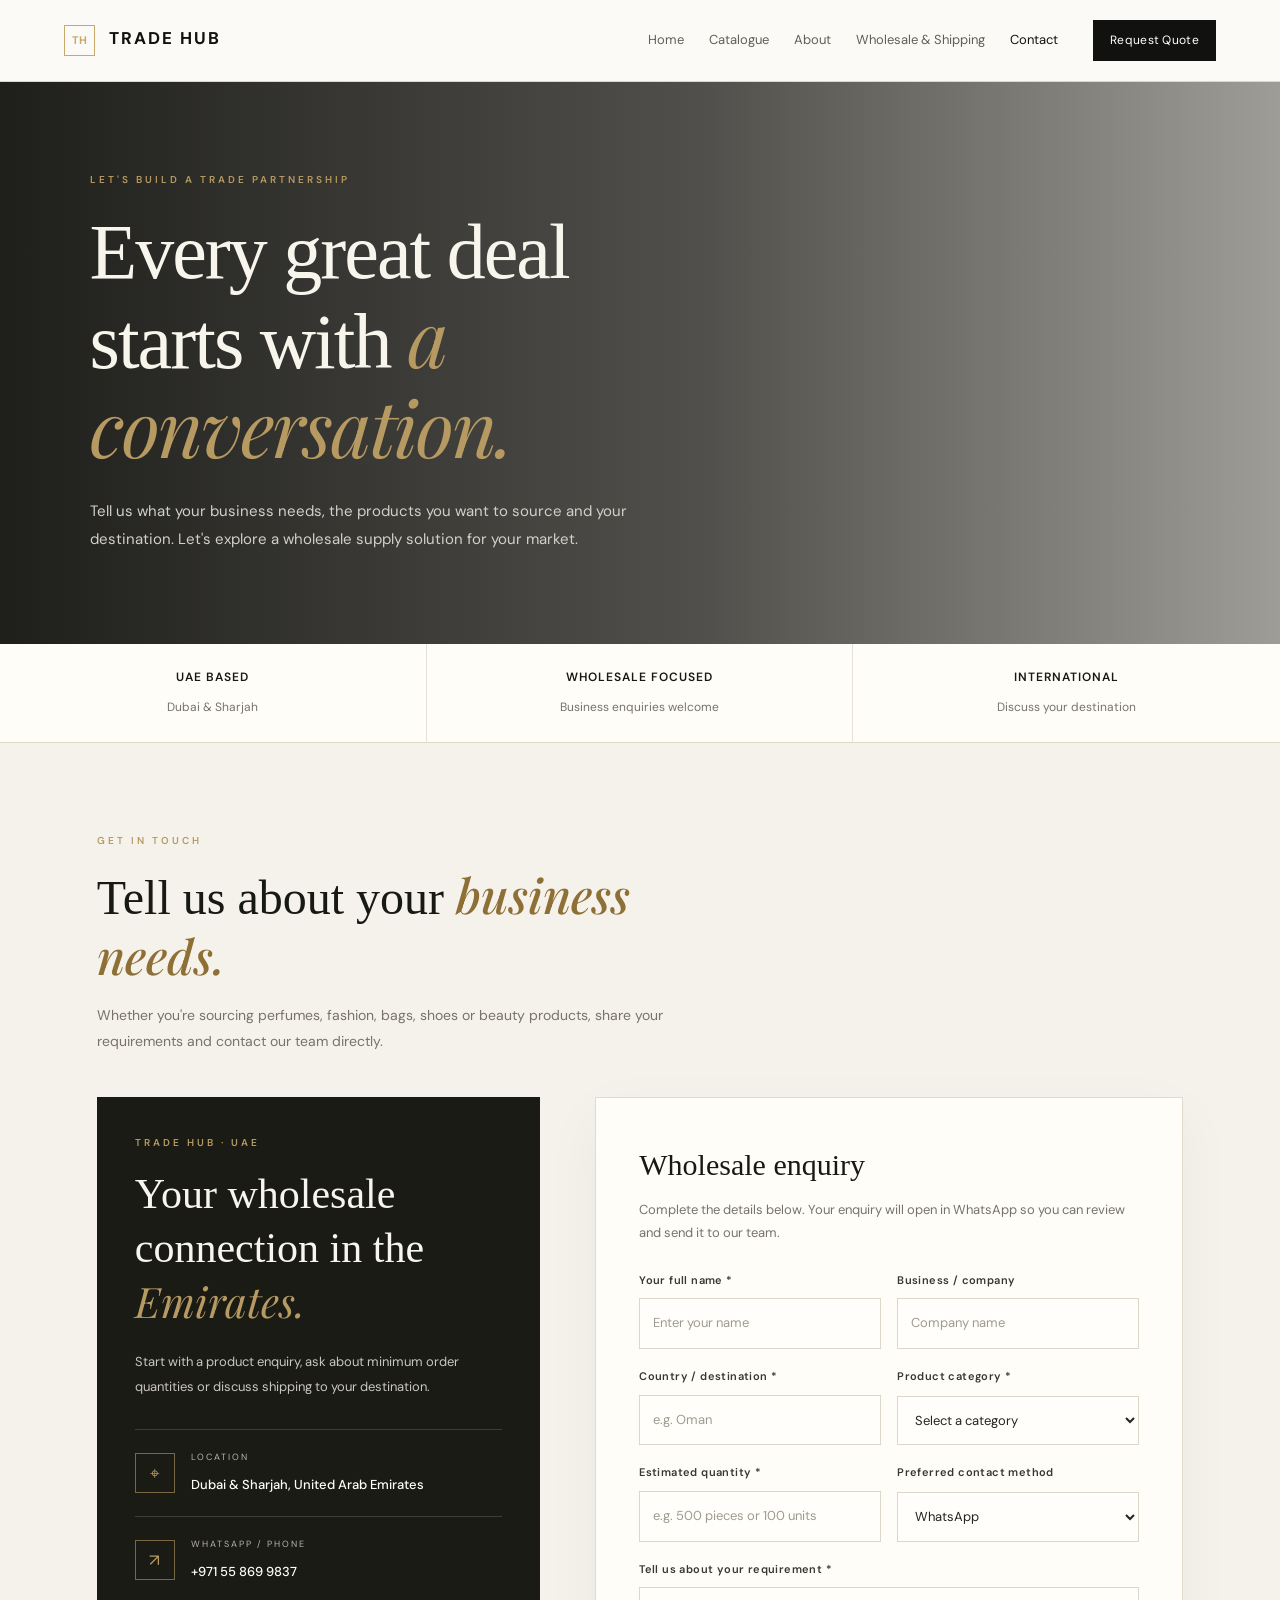
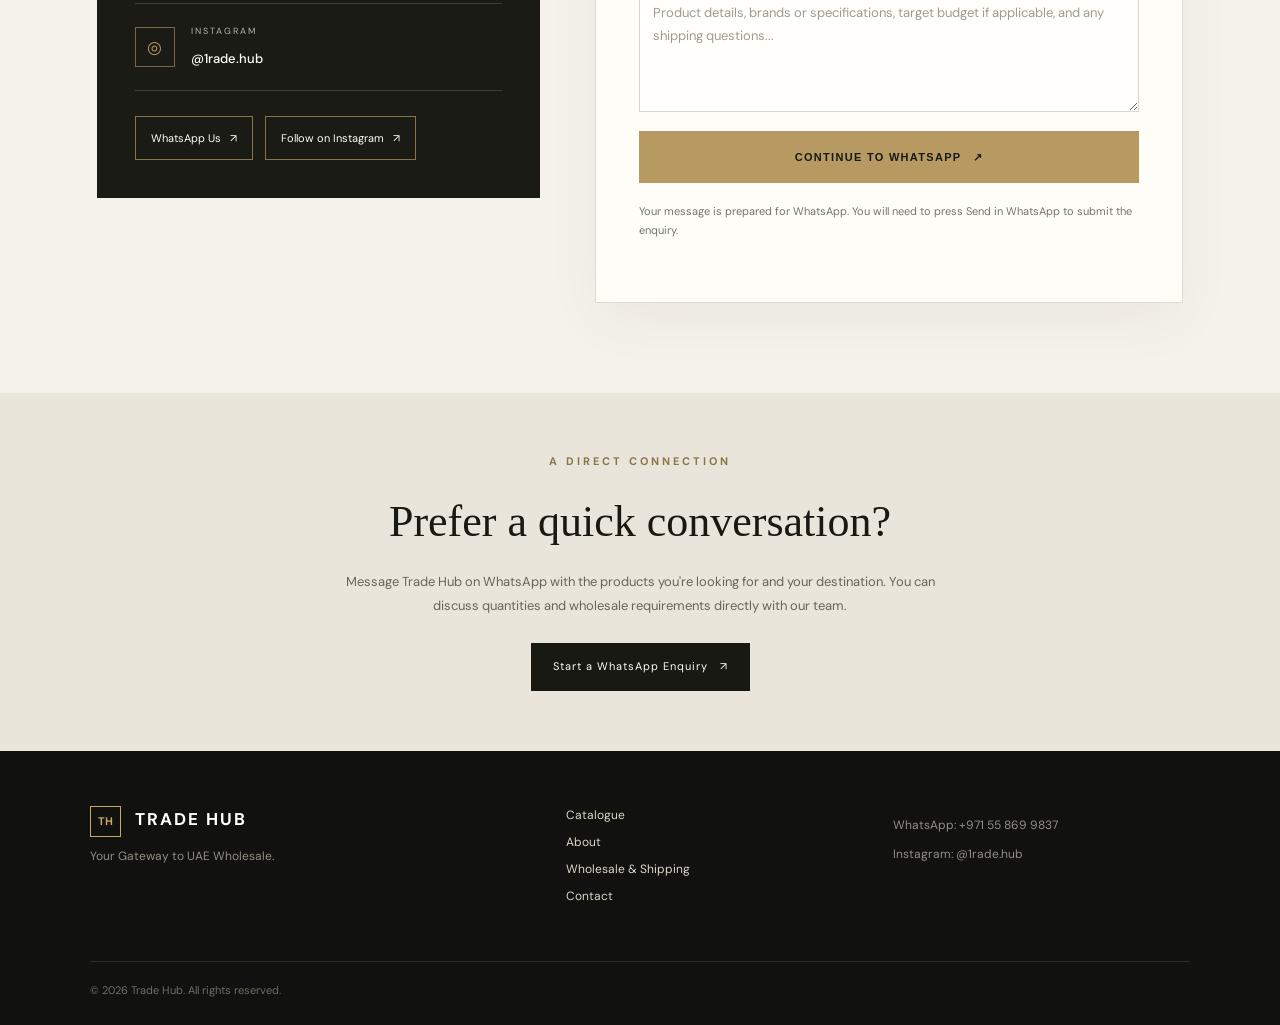
<file: contact.html>
<!DOCTYPE html>
<html lang="en">
<head>
  <meta charset="UTF-8">
  <meta name="viewport" content="width=device-width, initial-scale=1.0">
  <meta name="theme-color" content="#151511">
  <meta name="description" content="Contact Trade Hub for wholesale perfumes, fashion, bags, shoes, skincare and beauty products sourced from the UAE for international businesses.">
  <title>Contact Us | Trade Hub Wholesale UAE</title>
  <link rel="icon" href="favicon.svg">
  <link rel="stylesheet" href="style.css">

  <style>
    .contact-page {
      --contact-ink: #191914;
      --contact-muted: #77736b;
      --contact-gold: #b69a62;
      --contact-cream: #f5f2eb;
      background: var(--contact-cream);
      color: var(--contact-ink);
      overflow: hidden;
    }

    .contact-page * {
      box-sizing: border-box;
    }

    .contact-page a {
      overflow-wrap: anywhere;
    }

    .contact-hero {
      position: relative;
      min-height: 470px;
      display: flex;
      align-items: center;
      padding: 90px max(7%, calc((100% - 1200px) / 2));
      color: #f8f5ed;
      background:
        linear-gradient(90deg, rgba(17,17,14,.94), rgba(17,17,14,.72) 55%, rgba(17,17,14,.38)),
        url("https://images.unsplash.com/photo-1497366754035-f200968a6e72?auto=format&fit=crop&w=2000&q=85")
        center/cover no-repeat;
    }

    .contact-hero-content {
      position: relative;
      z-index: 1;
      width: 100%;
      max-width: 790px;
    }

    .contact-hero .eyebrow,
    .contact-section .eyebrow {
      color: var(--contact-gold);
      font-size: 10px;
      letter-spacing: 3px;
      font-weight: 600;
    }

    .contact-hero h1 {
      margin: 22px 0;
      font-family: Georgia, "Times New Roman", serif;
      font-size: clamp(42px, 6.4vw, 78px);
      font-weight: 400;
      letter-spacing: -2px;
      line-height: 1.08;
    }

    .contact-hero h1 em,
    .contact-intro h2 em {
      color: var(--contact-gold);
      font-weight: 400;
    }

    .contact-hero > div > p:last-child {
      max-width: 540px;
      color: #d3d0c8;
      font-size: 15px;
      line-height: 1.9;
    }

    .contact-trust-strip {
      display: grid;
      grid-template-columns: repeat(3, minmax(0, 1fr));
      border-bottom: 1px solid #ded8cb;
      background: #fffdf8;
    }

    .contact-trust-item {
      padding: 24px 15px;
      text-align: center;
      border-right: 1px solid #e7e0d4;
    }

    .contact-trust-item:last-child {
      border-right: 0;
    }

    .contact-trust-item strong {
      display: block;
      margin-bottom: 6px;
      font-size: 12px;
      letter-spacing: 1px;
      font-weight: 600;
    }

    .contact-trust-item span {
      color: var(--contact-muted);
      font-size: 12px;
      line-height: 1.7;
    }

    .contact-section {
      max-width: 1240px;
      margin: 0 auto;
      padding: 90px 6%;
    }

    .contact-section-heading {
      max-width: 650px;
      margin-bottom: 42px;
    }

    .contact-section-heading h2 {
      margin: 14px 0;
      font-family: Georgia, "Times New Roman", serif;
      font-size: clamp(32px, 4vw, 48px);
      font-weight: 400;
      line-height: 1.2;
    }

    .contact-section-heading > p:last-child {
      color: var(--contact-muted);
      font-size: 14px;
      line-height: 1.9;
    }

    .contact-main-grid {
      display: grid;
      grid-template-columns: minmax(0, .86fr) minmax(0, 1.14fr);
      gap: 55px;
      align-items: start;
    }

    .contact-intro {
      position: relative;
      padding: 38px;
      background: #1b1b16;
      color: #f8f5ed;
    }

    .contact-intro h2 {
      margin: 15px 0 18px;
      font-family: Georgia, "Times New Roman", serif;
      font-size: clamp(29px, 3.3vw, 42px);
      font-weight: 400;
      line-height: 1.28;
    }

    .contact-intro > p:not(.eyebrow) {
      color: #c9c6bd;
      font-size: 13px;
      line-height: 1.9;
    }

    .contact-details {
      display: grid;
      gap: 0;
      margin-top: 30px;
      border-top: 1px solid rgba(255,255,255,.15);
    }

    .contact-detail {
      display: grid;
      grid-template-columns: 42px minmax(0, 1fr);
      gap: 14px;
      align-items: center;
      padding: 20px 0;
      border-bottom: 1px solid rgba(255,255,255,.15);
    }

    .contact-detail-icon {
      display: grid;
      width: 40px;
      height: 40px;
      place-items: center;
      border: 1px solid rgba(182,154,98,.6);
      color: var(--contact-gold);
      font-size: 17px;
    }

    .contact-detail small {
      display: block;
      margin-bottom: 6px;
      color: #b8b3a7;
      font-size: 9px;
      letter-spacing: 2px;
      text-transform: uppercase;
    }

    .contact-detail strong,
    .contact-detail a {
      color: #fffdf8;
      font-size: 13px;
      font-weight: 500;
      line-height: 1.7;
      text-decoration: none;
    }

    .contact-detail a:hover {
      color: var(--contact-gold);
    }

    .contact-social-links {
      display: flex;
      flex-wrap: wrap;
      gap: 12px;
      margin-top: 25px;
    }

    .contact-social-links a {
      display: inline-flex;
      align-items: center;
      justify-content: center;
      gap: 9px;
      min-height: 44px;
      padding: 11px 15px;
      border: 1px solid rgba(182,154,98,.7);
      color: #fffdf8;
      font-size: 11px;
      text-decoration: none;
      transition: background .25s ease, color .25s ease;
    }

    .contact-social-links a:hover {
      background: var(--contact-gold);
      color: #171712;
    }

    .contact-form-panel {
      padding: clamp(24px, 4vw, 43px);
      border: 1px solid #e1dbcf;
      background: #fffdf8;
      box-shadow: 0 18px 55px rgba(36,31,20,.045);
    }

    .contact-form-panel h3 {
      margin: 0 0 9px;
      font-family: Georgia, "Times New Roman", serif;
      font-size: 30px;
      font-weight: 400;
    }

    .contact-form-panel > p {
      margin: 0 0 27px;
      color: var(--contact-muted);
      font-size: 13px;
      line-height: 1.8;
    }

    .contact-form {
      display: grid;
      gap: 19px;
    }

    .contact-form .form-row {
      display: grid;
      grid-template-columns: repeat(2, minmax(0, 1fr));
      gap: 16px;
    }

    .contact-form label {
      display: grid;
      gap: 9px;
      color: #39372f;
      font-size: 11px;
      font-weight: 600;
      letter-spacing: .4px;
    }

    .contact-form input,
    .contact-form select,
    .contact-form textarea {
      width: 100%;
      min-width: 0;
      padding: 14px 13px;
      border: 1px solid #ddd7ca;
      border-radius: 0;
      outline: none;
      background: #fffefa;
      color: #25241f;
      font: inherit;
      font-size: 13px;
      font-weight: 400;
      letter-spacing: 0;
      transition: border-color .2s ease, box-shadow .2s ease;
    }

    .contact-form input:focus,
    .contact-form select:focus,
    .contact-form textarea:focus {
      border-color: var(--contact-gold);
      box-shadow: 0 0 0 3px rgba(182,154,98,.12);
    }

    .contact-form textarea {
      min-height: 125px;
      resize: vertical;
      line-height: 1.7;
    }

    .contact-form input::placeholder,
    .contact-form textarea::placeholder {
      color: #a09b90;
    }

    .contact-submit {
      display: flex;
      width: 100%;
      min-height: 52px;
      align-items: center;
      justify-content: center;
      gap: 12px;
      padding: 14px 20px;
      border: 1px solid #b69a62;
      background: #b69a62;
      color: #191914;
      font-size: 11px;
      font-weight: 700;
      letter-spacing: 1.3px;
      text-transform: uppercase;
      cursor: pointer;
      transition: background .25s ease, color .25s ease;
    }

    .contact-submit:hover {
      background: #191914;
      color: #fffdf8;
    }

    .contact-form-note {
      margin: 0;
      color: #77736b;
      font-size: 11px;
      line-height: 1.7;
    }

    .contact-next-step {
      padding: 60px 6%;
      background: #eae5da;
      text-align: center;
    }

    .contact-next-step h2 {
      margin: 12px 0;
      font-family: Georgia, "Times New Roman", serif;
      font-size: clamp(30px, 4vw, 44px);
      font-weight: 400;
    }

    .contact-next-step > p:not(.eyebrow) {
      max-width: 620px;
      margin: 0 auto 24px;
      color: #68645c;
      font-size: 13px;
      line-height: 1.9;
    }

    .contact-next-step a {
      display: inline-flex;
      align-items: center;
      gap: 12px;
      padding: 15px 22px;
      background: #191914;
      color: #fffdf8;
      font-size: 11px;
      letter-spacing: 1px;
      text-decoration: none;
      transition: background .25s ease;
    }

    .contact-next-step a:hover {
      background: #927746;
    }

    .contact-reveal {
      opacity: 0;
      transform: translateY(25px);
      transition: opacity .7s ease, transform .7s cubic-bezier(.2,.7,.2,1);
    }

    .contact-reveal.contact-visible {
      opacity: 1;
      transform: translateY(0);
    }

    .contact-from-left {
      transform: translateX(-28px);
    }

    .contact-from-right {
      transform: translateX(28px);
    }

    .contact-reveal.contact-from-left.contact-visible,
    .contact-reveal.contact-from-right.contact-visible {
      transform: translateX(0);
    }

    @media (max-width: 850px) {
      .contact-hero {
        min-height: 390px;
        padding: 75px 7%;
      }

      .contact-section {
        padding: 65px 5%;
      }

      .contact-main-grid {
        grid-template-columns: 1fr;
        gap: 25px;
      }

      .contact-intro {
        padding: 30px;
      }
    }

    @media (max-width: 520px) {
      .contact-hero {
        min-height: 360px;
        padding: 60px 22px;
      }

      .contact-hero h1 {
        letter-spacing: -1px;
      }

      .contact-trust-item {
        padding: 18px 8px;
      }

      .contact-trust-item strong {
        font-size: 10px;
      }

      .contact-trust-item span {
        font-size: 10px;
      }

      .contact-section {
        padding: 52px 18px;
      }

      .contact-intro {
        padding: 25px 21px;
      }

      .contact-form-panel {
        padding: 24px 18px;
      }

      .contact-form .form-row {
        grid-template-columns: 1fr;
      }

      .contact-social-links a {
        flex: 1 1 100%;
      }

      .contact-next-step {
        padding: 48px 20px;
      }
    }

    @media (prefers-reduced-motion: reduce) {
      .contact-page *,
      .contact-page *::before,
      .contact-page *::after {
        scroll-behavior: auto !important;
        transition-duration: .01ms !important;
      }

      .contact-reveal {
        opacity: 1;
        transform: none;
      }
    }
  </style>
</head>

<body>
<header class="header">
  <a class="logo" href="index.html"><span>TH</span> TRADE HUB</a>
  <nav>
    <a href="index.html">Home</a>
    <a href="catalogue.html">Catalogue</a>
    <a href="about.html">About</a>
    <a href="shipping.html">Wholesale &amp; Shipping</a>
    <a class="active" href="contact.html">Contact</a>
  </nav>
  <a class="nav-cta" href="#quoteForm">Request Quote</a>
</header>

<main class="contact-page">
  <section class="contact-hero">
    <div class="contact-hero-content">
      <p class="eyebrow">LET'S BUILD A TRADE PARTNERSHIP</p>
      <h1>Every great deal<br>starts with <em>a conversation.</em></h1>
      <p>
        Tell us what your business needs, the products you want to source
        and your destination. Let's explore a wholesale supply solution
        for your market.
      </p>
    </div>
  </section>

  <section class="contact-trust-strip" aria-label="Trade Hub information">
    <div class="contact-trust-item">
      <strong>UAE BASED</strong>
      <span>Dubai &amp; Sharjah</span>
    </div>
    <div class="contact-trust-item">
      <strong>WHOLESALE FOCUSED</strong>
      <span>Business enquiries welcome</span>
    </div>
    <div class="contact-trust-item">
      <strong>INTERNATIONAL</strong>
      <span>Discuss your destination</span>
    </div>
  </section>

  <section class="contact-section">
    <div class="contact-section-heading contact-reveal">
      <p class="eyebrow">GET IN TOUCH</p>
      <h2>Tell us about your <em>business needs.</em></h2>
      <p>
        Whether you're sourcing perfumes, fashion, bags, shoes or beauty
        products, share your requirements and contact our team directly.
      </p>
    </div>

    <div class="contact-main-grid">
      <div class="contact-intro contact-reveal contact-from-left">
        <p class="eyebrow">TRADE HUB · UAE</p>
        <h2>Your wholesale connection in the <em>Emirates.</em></h2>
        <p>
          Start with a product enquiry, ask about minimum order quantities
          or discuss shipping to your destination.
        </p>

        <div class="contact-details">
          <div class="contact-detail">
            <span class="contact-detail-icon" aria-hidden="true">⌖</span>
            <div>
              <small>Location</small>
              <strong>Dubai &amp; Sharjah, United Arab Emirates</strong>
            </div>
          </div>

          <div class="contact-detail">
            <span class="contact-detail-icon" aria-hidden="true">↗</span>
            <div>
              <small>WhatsApp / Phone</small>
              <strong>
                <a href="https://wa.me/971558699837" target="_blank" rel="noopener noreferrer">
                  +971 55 869 9837
                </a>
              </strong>
            </div>
          </div>

          <div class="contact-detail">
            <span class="contact-detail-icon" aria-hidden="true">◎</span>
            <div>
              <small>Instagram</small>
              <strong>
                <a href="https://instagram.com/1rade.hub" target="_blank" rel="noopener noreferrer">
                  @1rade.hub
                </a>
              </strong>
            </div>
          </div>
        </div>

        <div class="contact-social-links">
          <a href="https://wa.me/971558699837" target="_blank" rel="noopener noreferrer">
            WhatsApp Us <span aria-hidden="true">↗</span>
          </a>
          <a href="https://instagram.com/1rade.hub" target="_blank" rel="noopener noreferrer">
            Follow on Instagram <span aria-hidden="true">↗</span>
          </a>
        </div>
      </div>

      <div class="contact-form-panel contact-reveal contact-from-right">
        <h3>Wholesale enquiry</h3>
        <p>
          Complete the details below. Your enquiry will open in WhatsApp
          so you can review and send it to our team.
        </p>

        <form id="quoteForm" class="contact-form">
          <div class="form-row">
            <label>
              Your full name *
              <input required name="name" autocomplete="name" placeholder="Enter your name">
            </label>

            <label>
              Business / company
              <input name="company" autocomplete="organization" placeholder="Company name">
            </label>
          </div>

          <div class="form-row">
            <label>
              Country / destination *
              <input required name="country" autocomplete="country-name" placeholder="e.g. Oman">
            </label>

            <label>
              Product category *
              <select required name="category">
                <option value="">Select a category</option>
                <option value="Perfumes">Perfumes</option>
                <option value="Fashion / Trousers">Fashion / Trousers</option>
                <option value="Ladies Bags">Ladies Bags</option>
                <option value="Shoes / Sneakers">Shoes / Sneakers</option>
                <option value="Skincare">Skincare</option>
                <option value="Makeup">Makeup</option>
                <option value="Mixed / Multiple Categories">Mixed / Multiple Categories</option>
                <option value="Other">Other</option>
              </select>
            </label>
          </div>

          <div class="form-row">
            <label>
              Estimated quantity *
              <input required name="quantity" placeholder="e.g. 500 pieces or 100 units">
            </label>

            <label>
              Preferred contact method
              <select name="preferredContact">
                <option value="WhatsApp">WhatsApp</option>
                <option value="Phone call">Phone call</option>
                <option value="Instagram">Instagram</option>
              </select>
            </label>
          </div>

          <label>
            Tell us about your requirement *
            <textarea required name="message" placeholder="Product details, brands or specifications, target budget if applicable, and any shipping questions..."></textarea>
          </label>

          <button class="contact-submit" type="submit">
            Continue to WhatsApp <span aria-hidden="true">↗</span>
          </button>

          <p class="contact-form-note">
            Your message is prepared for WhatsApp. You will need to press
            Send in WhatsApp to submit the enquiry.
          </p>

          <p id="formMessage" role="status" aria-live="polite"></p>
        </form>
      </div>
    </div>
  </section>

  <section class="contact-next-step contact-reveal">
    <p class="eyebrow">A DIRECT CONNECTION</p>
    <h2>Prefer a quick conversation?</h2>
    <p>
      Message Trade Hub on WhatsApp with the products you're looking for
      and your destination. You can discuss quantities and wholesale
      requirements directly with our team.
    </p>
    <a href="https://wa.me/971558699837?text=Hello%20Trade%20Hub%2C%20I%27m%20interested%20in%20your%20wholesale%20products."
       target="_blank" rel="noopener noreferrer">
      Start a WhatsApp Enquiry <span aria-hidden="true">↗</span>
    </a>
  </section>
</main>

<footer class="footer">
  <div>
    <a class="logo" href="index.html"><span>TH</span> TRADE HUB</a>
    <p>Your Gateway to UAE Wholesale.</p>
  </div>
  <div class="footer-links">
    <a href="catalogue.html">Catalogue</a>
    <a href="about.html">About</a>
    <a href="shipping.html">Wholesale &amp; Shipping</a>
    <a href="contact.html">Contact</a>
  </div>
  <div>
    <p>WhatsApp:
      <a href="https://wa.me/971558699837" target="_blank" rel="noopener noreferrer">
        +971 55 869 9837
      </a>
    </p>
    <p>Instagram:
      <a href="https://instagram.com/1rade.hub" target="_blank" rel="noopener noreferrer">
        @1rade.hub
      </a>
    </p>
  </div>
  <div class="copyright">© 2026 Trade Hub. All rights reserved.</div>
</footer>

<script src="site.js"></script>

<script>
  // Scroll reveal for this page only
  (function () {
    const elements = document.querySelectorAll(".contact-reveal");

    if (!("IntersectionObserver" in window) ||
        window.matchMedia("(prefers-reduced-motion: reduce)").matches) {
      elements.forEach(element => element.classList.add("contact-visible"));
      return;
    }

    const revealObserver = new IntersectionObserver((entries, observer) => {
      entries.forEach(entry => {
        if (entry.isIntersecting) {
          entry.target.classList.add("contact-visible");
          observer.unobserve(entry.target);
        }
      });
    }, { threshold: 0.12 });

    elements.forEach(element => revealObserver.observe(element));
  })();

  // Prepare the wholesale enquiry in WhatsApp
  (function () {
    const form = document.getElementById("quoteForm");
    const message = document.getElementById("formMessage");

    if (!form) return;

    form.addEventListener("submit", function (event) {
      event.preventDefault();

      if (!form.reportValidity()) return;

      const data = new FormData(form);
      const enquiry = [
        "Hello Trade Hub! I would like to make a wholesale enquiry.",
        "",
        "Name: " + (data.get("name") || ""),
        "Business / Company: " + (data.get("company") || "Not provided"),
        "Country / Destination: " + (data.get("country") || ""),
        "Product Category: " + (data.get("category") || ""),
        "Estimated Quantity: " + (data.get("quantity") || ""),
        "Preferred Contact: " + (data.get("preferredContact") || "WhatsApp"),
        "",
        "Requirement:",
        (data.get("message") || "")
      ].join("\n");

      const whatsappURL =
        "https://wa.me/971558699837?text=" + encodeURIComponent(enquiry);

      if (message) {
        message.textContent =
          "WhatsApp is opening with your enquiry. Please review the message and press Send.";
        message.style.color = "#68645c";
        message.style.marginTop = "4px";
        message.style.fontSize = "12px";
        message.style.lineHeight = "1.7";
      }

      window.open(whatsappURL, "_blank", "noopener,noreferrer");
    });
  })();
</script>
</body>
</html>
</file>
<file: style.css>
@import url('https://fonts.googleapis.com/css2?family=DM+Sans:wght@400;500;600;700&family=Playfair+Display:ital,wght@0,500;0,600;1,500;1,600&display=swap');
:root{--ink:#11110f;--cream:#f4f0e7;--paper:#fbfaf6;--gold:#c8a96b;--gold2:#e2c98e;--muted:#77736b;--line:#ddd7ca;--white:#fff}
*{box-sizing:border-box;margin:0;padding:0}html{scroll-behavior:smooth}body{font-family:'DM Sans',sans-serif;background:var(--paper);color:var(--ink);line-height:1.6}a{text-decoration:none;color:inherit}.header{height:82px;padding:0 5%;display:flex;align-items:center;gap:35px;border-bottom:1px solid var(--line);background:rgba(251,250,246,.96);position:sticky;top:0;z-index:20}.logo{font-weight:700;letter-spacing:2px;font-size:17px;white-space:nowrap}.logo span{display:inline-grid;place-items:center;border:1px solid var(--gold);color:var(--gold);width:31px;height:31px;margin-right:8px;font-size:11px;letter-spacing:0}.header nav{display:flex;gap:25px;margin-left:auto}.header nav a{font-size:13px;color:#625f58}.header nav a:hover,.header nav a.active{color:var(--ink)}.nav-cta{background:var(--ink);color:var(--white);padding:11px 17px;font-size:12px;letter-spacing:.3px}.hero{min-height:650px;display:grid;grid-template-columns:1.1fr .9fr;background:var(--cream)}.hero-content{padding:100px 7% 75px}.eyebrow{font-size:11px;letter-spacing:3px;font-weight:700;color:#8b7549;margin-bottom:17px}.hero h1,.page-hero h1{font-size:clamp(48px,6vw,82px);line-height:1.02;letter-spacing:-3px}.hero h1 em,.page-hero h1 em,h1 em,h2 em{font-family:'Playfair Display',serif;font-weight:500;color:#8e6f35}.hero-text{max-width:620px;color:#625f58;font-size:17px;margin:25px 0 30px}.hero-actions{display:flex;gap:12px;flex-wrap:wrap}.btn{display:inline-block;padding:14px 23px;font-size:12px;font-weight:700;letter-spacing:.5px;border:1px solid transparent;cursor:pointer}.btn-gold{background:var(--gold);color:#17140e}.btn-gold:hover{background:var(--gold2)}.btn-outline{border-color:#aaa398}.hero-stats{display:flex;gap:45px;margin-top:65px}.hero-stats div{display:flex;flex-direction:column}.hero-stats strong{font-size:22px}.hero-stats span{font-size:11px;color:var(--muted);text-transform:uppercase;letter-spacing:1px}.hero-visual{background:#191815;display:grid;place-items:center;min-height:500px}.hero-card{width:70%;height:70%;border:1px solid #756342;display:flex;flex-direction:column;justify-content:flex-end;padding:38px;color:#f6f0e4;background:radial-gradient(circle at 70% 20%,#3a3020 0,#191815 50%)}.hero-card span{font-size:10px;letter-spacing:4px;color:var(--gold2)}.hero-card h3{font-family:'Playfair Display';font-size:42px;line-height:1.05;margin:12px 0}.hero-card p{color:#b7b0a2}.section{padding:95px 7%}.section-heading,.split{display:flex;justify-content:space-between;gap:60px}.section h2,.dark-section h2{font-size:48px;line-height:1.1;letter-spacing:-2px}.text-link{font-size:12px;border-bottom:1px solid var(--gold);height:max-content;margin-top:35px}.category-grid{display:grid;grid-template-columns:repeat(3,1fr);gap:1px;background:var(--line);margin-top:60px;border:1px solid var(--line)}.category-card{background:var(--paper);padding:34px;min-height:190px;transition:.25s}.category-card:hover{background:var(--cream);transform:translateY(-3px)}.category-card span,.process-grid span,.values span{color:var(--gold);font-size:11px;letter-spacing:2px}.category-card h3{font-size:22px;margin:22px 0 7px}.category-card p{font-size:13px;color:var(--muted)}.dark-section{background:#171613;color:#f5f0e5;padding:95px 7%}.dark-section .eyebrow{color:var(--gold2)}.dark-section h2 em{color:var(--gold2)}.feature-list{width:50%}.feature-list>div{display:flex;gap:22px;padding:21px 0;border-bottom:1px solid #37332b}.feature-list b{color:var(--gold);font-size:11px}.feature-list span{display:flex;flex-direction:column}.feature-list strong{font-size:16px}.feature-list small{color:#aaa49a;margin-top:4px}.quote-banner{padding:95px 7%;text-align:center;background:var(--cream)}.quote-banner h2{font-size:48px;margin-bottom:12px}.quote-banner p{max-width:650px;margin:0 auto 28px;color:var(--muted)}.footer{padding:55px 7% 25px;background:#11110f;color:#ddd6c8;display:grid;grid-template-columns:1.5fr 1fr 1fr;gap:30px;position:relative}.footer .logo{color:#fff}.footer p{font-size:12px;color:#938e84;margin-top:10px}.footer-links{display:flex;flex-direction:column;gap:8px;font-size:12px}.copyright{grid-column:1/-1;border-top:1px solid #302e29;padding-top:20px;margin-top:25px;color:#716d64;font-size:11px}.page-hero{padding:100px 7% 90px;background:var(--cream)}.page-hero>p:last-child{max-width:680px;color:var(--muted);font-size:16px;margin-top:25px}.catalogue-section{padding-top:55px}.filters{display:flex;gap:8px;flex-wrap:wrap;margin-bottom:35px}.filter{border:1px solid var(--line);background:transparent;padding:10px 16px;font-size:11px;cursor:pointer}.filter.active,.filter:hover{background:var(--ink);color:#fff}.product-grid{display:grid;grid-template-columns:repeat(3,1fr);gap:22px}.product-card{background:#fff;border:1px solid var(--line);transition:.2s}.product-card:hover{transform:translateY(-4px);box-shadow:0 15px 35px #19181512}.product-image{display:block;height:300px;background:var(--cream);position:relative;overflow:hidden}.product-image img{width:100%;height:100%;object-fit:cover}.product-image span{position:absolute;top:14px;left:14px;background:#fff;padding:6px 9px;font-size:9px;letter-spacing:1px}.product-info{padding:23px}.product-info small{font-size:9px;letter-spacing:2px;color:#927b4f}.product-info h3{font-size:19px;margin:7px 0}.product-info p{font-size:12px;color:var(--muted);min-height:42px}.product-bottom{display:flex;justify-content:space-between;align-items:center;margin-top:18px;padding-top:15px;border-top:1px solid var(--line);font-size:11px}.product-bottom strong{font-weight:600}.product-bottom a{color:#896e3d}.product-detail{display:grid;grid-template-columns:1fr 1fr;gap:70px;align-items:center;min-height:650px}.product-detail-image{height:560px;background:var(--cream)}.product-detail-image img{width:100%;height:100%;object-fit:cover}.product-detail-copy h1{font-size:54px;line-height:1.05;margin-bottom:20px}.product-detail-copy>p{color:var(--muted);margin-bottom:20px}.moq-box{border:1px solid var(--line);padding:20px;margin:25px 0}.moq-box small{display:block;font-size:9px;letter-spacing:2px;color:var(--muted)}.moq-box strong{font-size:23px}.back-link{display:block;margin-top:20px;font-size:12px;text-decoration:underline}.story-grid{display:grid;grid-template-columns:1fr 1fr;gap:90px}.prose{color:#5f5b54}.prose p{margin-bottom:20px}.center{text-align:center;max-width:800px;margin:auto}.center>p:last-child{color:#aaa49a;margin-top:22px}.values{display:grid;grid-template-columns:repeat(4,1fr);gap:25px}.values h3{margin:15px 0 5px}.values p{font-size:13px;color:var(--muted)}.process-grid{display:grid;grid-template-columns:repeat(4,1fr);gap:20px}.process-grid>div{border-top:2px solid var(--gold);padding:25px 5px}.process-grid h3{margin:20px 0 7px}.process-grid p{font-size:13px;color:var(--muted)}.contact-grid{display:grid;grid-template-columns:1fr 1fr;gap:90px}.contact-info{margin-top:35px}.contact-info div{padding:17px 0;border-bottom:1px solid var(--line);display:flex;flex-direction:column}.contact-info small{font-size:9px;letter-spacing:2px;color:var(--muted)}.contact-info strong{font-size:14px;margin-top:5px}.note{font-size:11px;color:#a09a90;margin-top:20px}.quote-form{background:#fff;border:1px solid var(--line);padding:35px;display:flex;flex-direction:column;gap:18px}.quote-form label,.admin-form label{font-size:11px;font-weight:700}.quote-form input,.quote-form textarea,.admin-form input,.admin-form textarea,.admin-form select{display:block;width:100%;margin-top:7px;border:1px solid var(--line);background:#fbfaf6;padding:13px;font:inherit;font-size:13px;outline:none}.quote-form textarea,.admin-form textarea{min-height:130px;resize:vertical}.quote-form input:focus,.quote-form textarea:focus,.admin-form input:focus,.admin-form textarea:focus{border-color:var(--gold)}#formMessage{font-size:12px;color:#826b3d}.admin-page{background:#181713}.admin-wrap{padding:80px 7%;min-height:calc(100vh - 82px)}.admin-card{max-width:800px;margin:auto;background:var(--paper);padding:50px}.admin-card h1{font-size:45px}.admin-card h1 em{font-family:'Playfair Display';font-weight:500}.admin-warning{background:#f1e6ca;padding:14px;font-size:12px;margin:25px 0}.admin-form{display:grid;grid-template-columns:1fr 1fr;gap:18px}.admin-form label:nth-child(4),.admin-form label:nth-child(5),.admin-form button{grid-column:1/-1}.admin-form button{border:0}@media(max-width:900px){.header{height:auto;min-height:72px;flex-wrap:wrap;padding:15px 5%;gap:15px}.header nav{order:3;width:100%;overflow:auto;margin:0;gap:18px}.nav-cta{margin-left:auto}.hero,.product-detail,.story-grid,.contact-grid{grid-template-columns:1fr}.hero-content{padding:70px 7%}.hero-visual{min-height:400px}.category-grid,.product-grid{grid-template-columns:1fr 1fr}.feature-list{width:100%}.split{flex-direction:column}.values,.process-grid{grid-template-columns:1fr 1fr}.footer{grid-template-columns:1fr 1fr}.product-detail-image{height:400px}}@media(max-width:600px){.hero h1,.page-hero h1{font-size:48px;letter-spacing:-2px}.section,.dark-section,.quote-banner{padding:65px 6%}.category-grid,.product-grid,.values,.process-grid,.admin-form{grid-template-columns:1fr}.section-heading{flex-direction:column;gap:10px}.section h2,.dark-section h2,.quote-banner h2{font-size:37px}.hero-stats{gap:20px;flex-wrap:wrap;margin-top:45px}.footer{grid-template-columns:1fr;padding:45px 6%}.copyright{grid-column:1}.product-detail-copy h1{font-size:42px}.admin-card{padding:28px}.header nav a{font-size:11px}}
/* ================================
   TRADE HUB PREMIUM ANIMATIONS
================================ */

@keyframes tradeHubFadeUp {
  from {
    opacity: 0;
    transform: translateY(25px);
  }

  to {
    opacity: 1;
    transform: translateY(0);
  }
}

@keyframes tradeHubFadeIn {
  from {
    opacity: 0;
  }

  to {
    opacity: 1;
  }
}

/* Page entrance */

.page-hero {
  animation: tradeHubFadeUp 0.8s ease both;
}

.section {
  animation: tradeHubFadeUp 0.8s ease both;
}

/* Product cards */

.product-card {
  animation: tradeHubFadeUp 0.7s ease both;
  transition:
    transform 0.35s ease,
    box-shadow 0.35s ease;
}

.product-card:hover {
  transform: translateY(-7px);
}

/* Product images */

.product-image {
  overflow: hidden;
}

.product-image img {
  transition:
    transform 0.6s ease,
    opacity 0.4s ease;
}

.product-card:hover .product-image img {
  transform: scale(1.05);
}

/* Buttons */

.btn,
.nav-cta {
  transition:
    transform 0.25s ease,
    box-shadow 0.25s ease,
    opacity 0.25s ease;
}

.btn:hover,
.nav-cta:hover {
  transform: translateY(-2px);
}

/* Navigation */

.header nav a {
  transition:
    color 0.25s ease,
    opacity 0.25s ease;
}

/* Product detail */

.product-detail-image,
.product-detail-copy {
  animation: tradeHubFadeUp 0.8s ease both;
}

.product-detail-image {
  animation-delay: 0.1s;
}

.product-detail-copy {
  animation-delay: 0.2s;
}

/* MOQ box */

.moq-box {
  transition:
    transform 0.3s ease,
    box-shadow 0.3s ease;
}

.moq-box:hover {
  transform: translateY(-4px);
}

/* Back links */

.back-link {
  transition:
    transform 0.25s ease,
    opacity 0.25s ease;
}

.back-link:hover {
  transform: translateX(4px);
}

/* Footer */

.footer {
  animation: tradeHubFadeIn 1s ease both;
}

/* Respect users who prefer reduced motion */

@media (prefers-reduced-motion: reduce) {
  *,
  *::before,
  *::after {
    animation: none !important;
    transition: none !important;
  }
}
/* =========================================
   TRADE HUB — PREMIUM ANIMATION SYSTEM
========================================= */

/* Continuous luxury marquee */
.marquee {
  display: inline-block;
  white-space: nowrap;
  animation: tradeHubMarquee 16s linear infinite;
  will-change: transform;
}

@keyframes tradeHubMarquee {
  from {
    transform: translateX(100%);
  }

  to {
    transform: translateX(-120%);
  }
}


/* Smooth section reveal */
.reveal {
  opacity: 0;
  transform: translateY(45px);
  transition:
    opacity 0.9s ease,
    transform 0.9s cubic-bezier(.22, 1, .36, 1);
}

.reveal.show {
  opacity: 1;
  transform: translateY(0);
}


/* Category cards */
.reveal-card {
  opacity: 0;
  transform: translateY(50px);
  transition:
    opacity 0.8s ease,
    transform 0.8s cubic-bezier(.22, 1, .36, 1);
}

.reveal-card.show {
  opacity: 1;
  transform: translateY(0);
}


/* Hero statistics */
.stat-reveal {
  opacity: 0;
  transform: translateY(20px);
  transition:
    opacity 0.7s ease,
    transform 0.7s cubic-bezier(.22, 1, .36, 1);
}

.stat-reveal.show {
  opacity: 1;
  transform: translateY(0);
}


/* Premium hover movement */
.category-card {
  transition:
    transform 0.45s cubic-bezier(.22, 1, .36, 1),
    border-color 0.45s ease;
}

.category-card:hover {
  transform: translateY(-7px);
}


/* Buttons */
.btn {
  transition:
    transform 0.35s ease,
    background-color 0.35s ease,
    color 0.35s ease;
}

.btn:hover {
  transform: translateY(-3px);
}


/* Respect reduced-motion accessibility */
@media (prefers-reduced-motion: reduce) {
  .marquee {
    animation: none;
    transform: none;
  }

  .reveal,
  .reveal-card,
  .stat-reveal {
    opacity: 1;
    transform: none;
    transition: none;
  }
}
</file>
